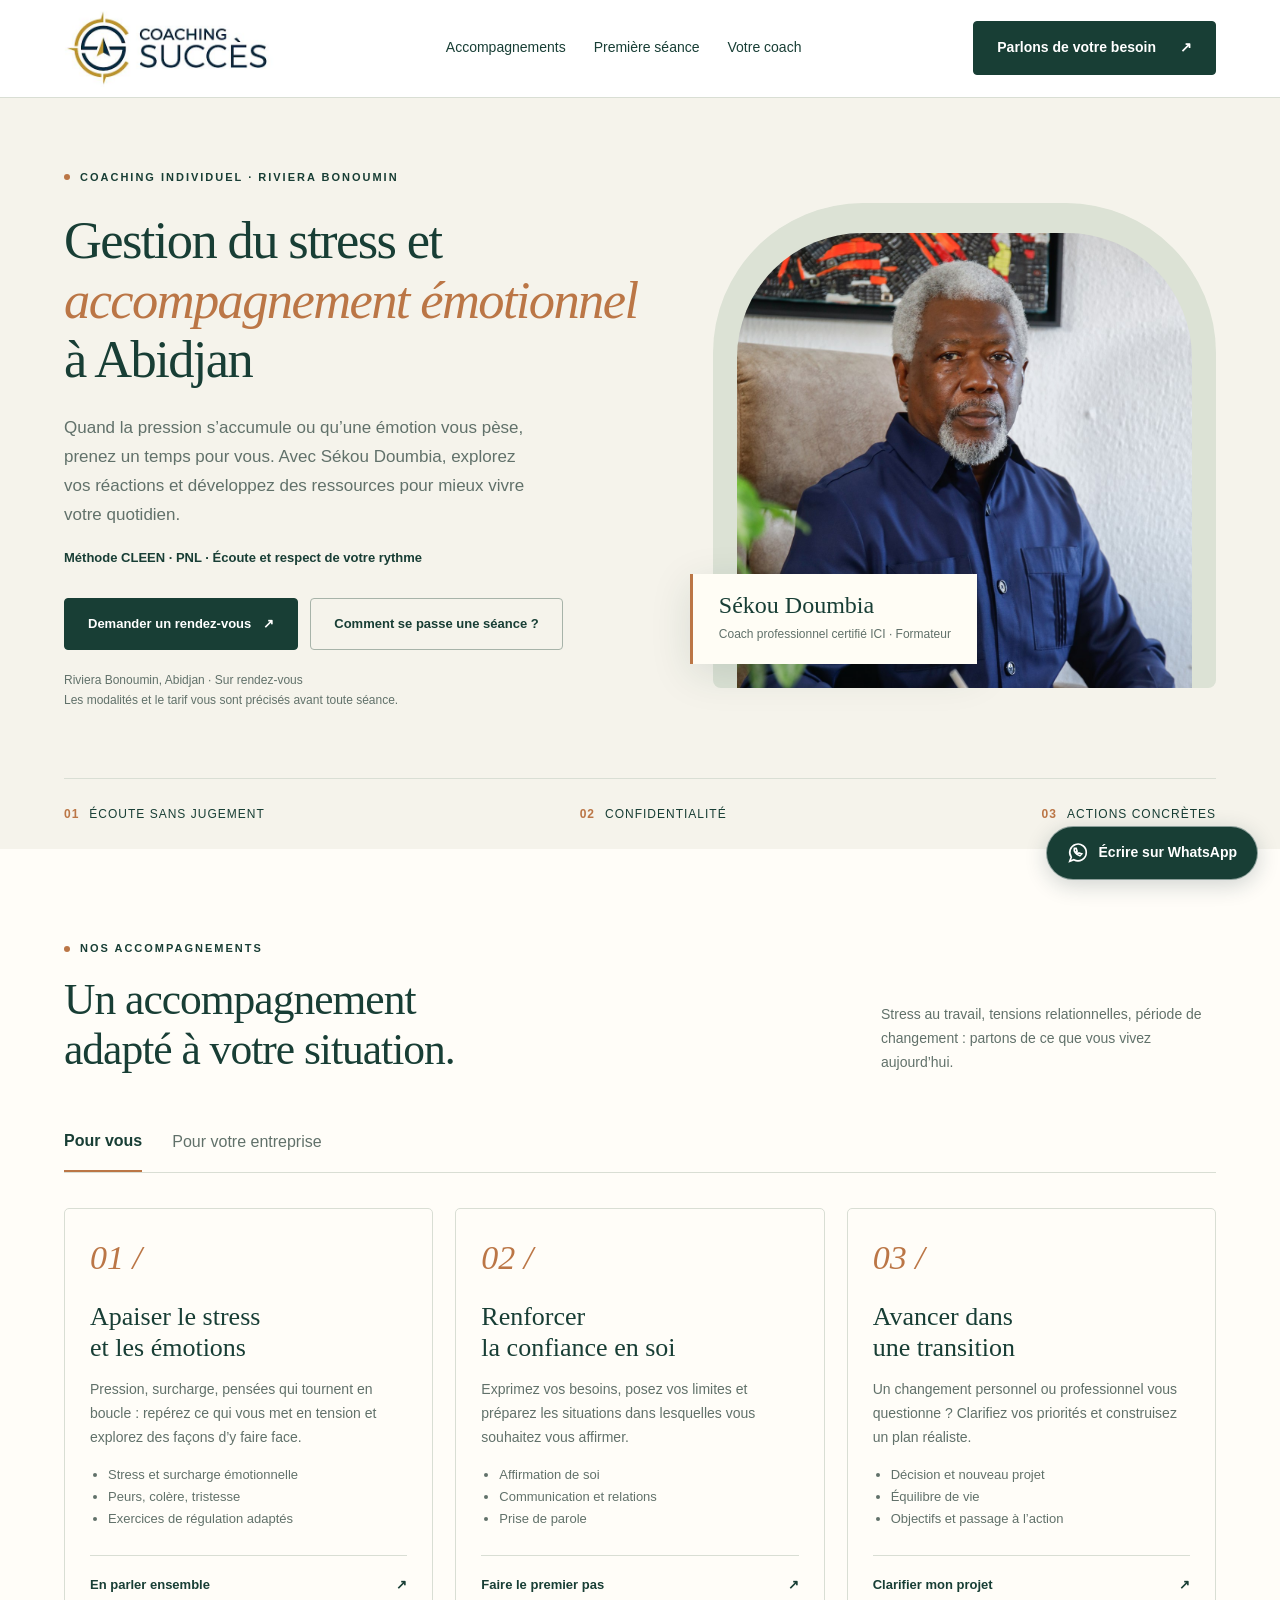
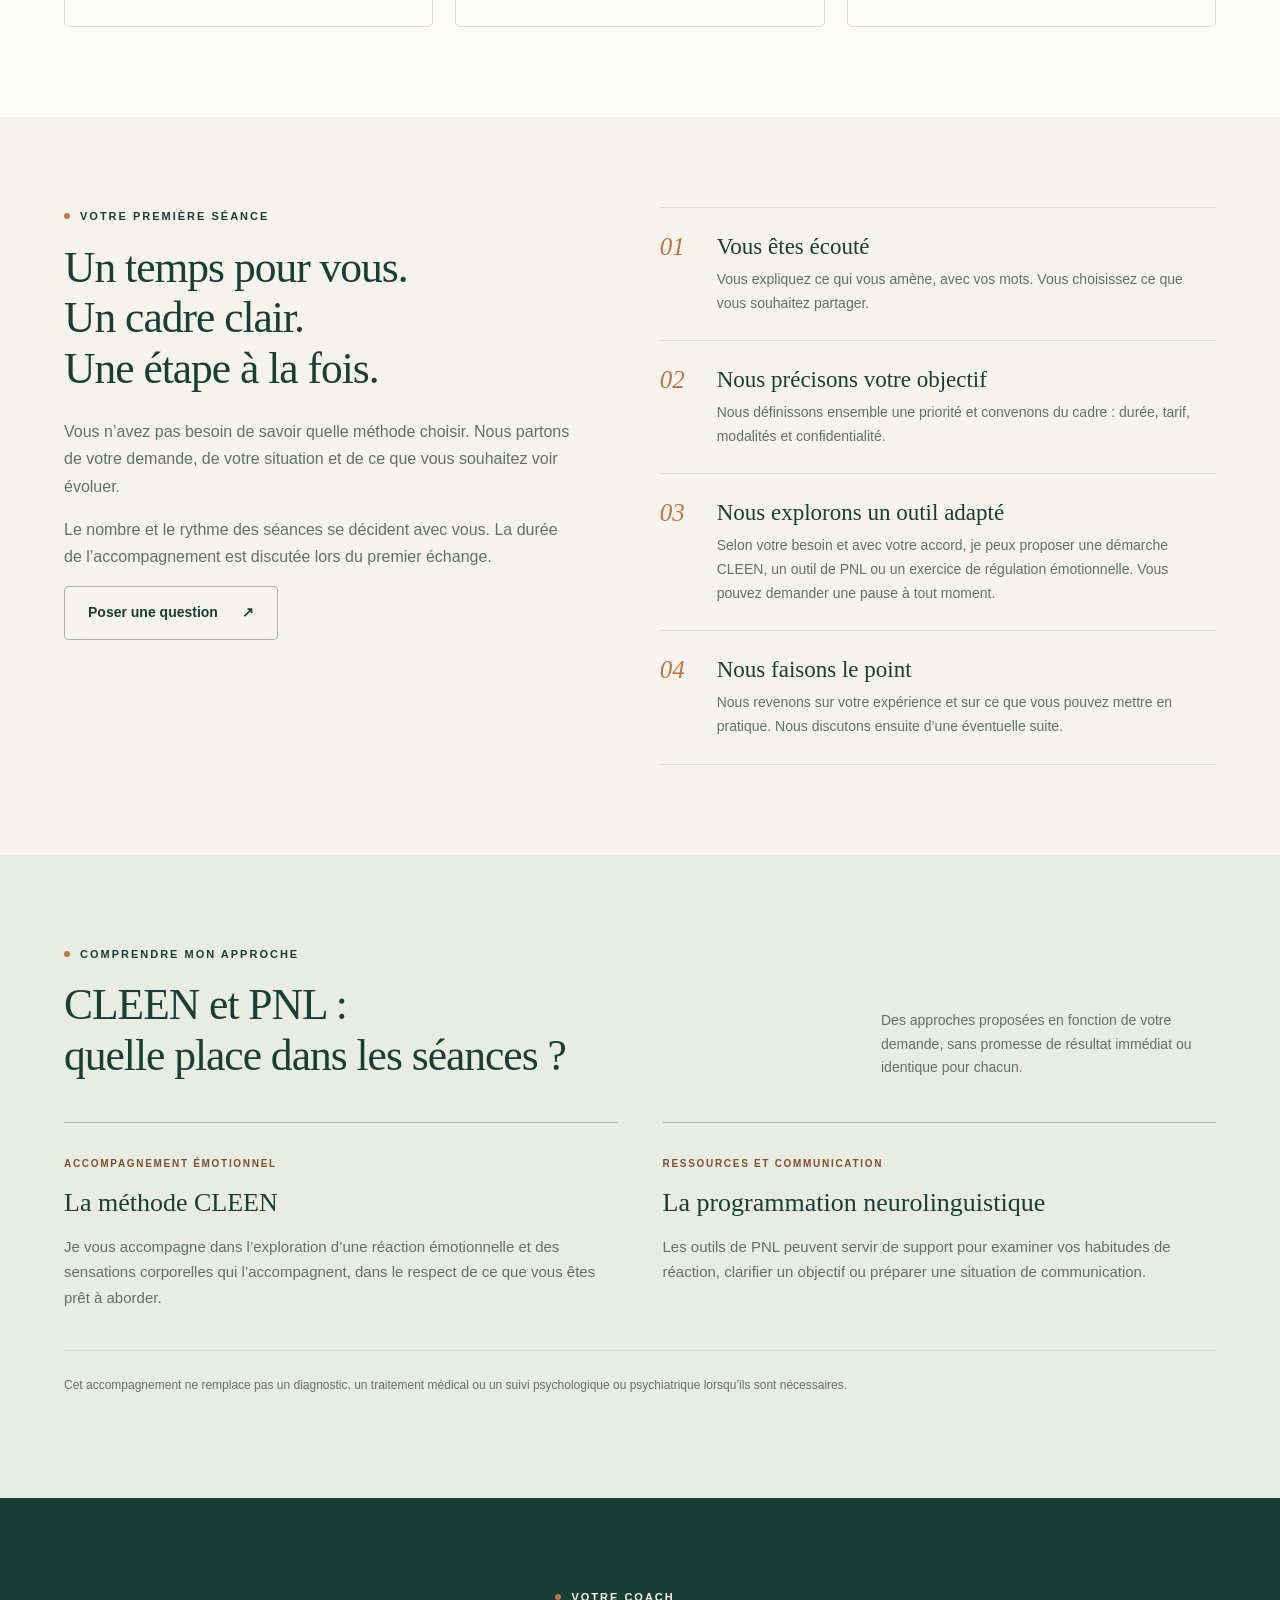
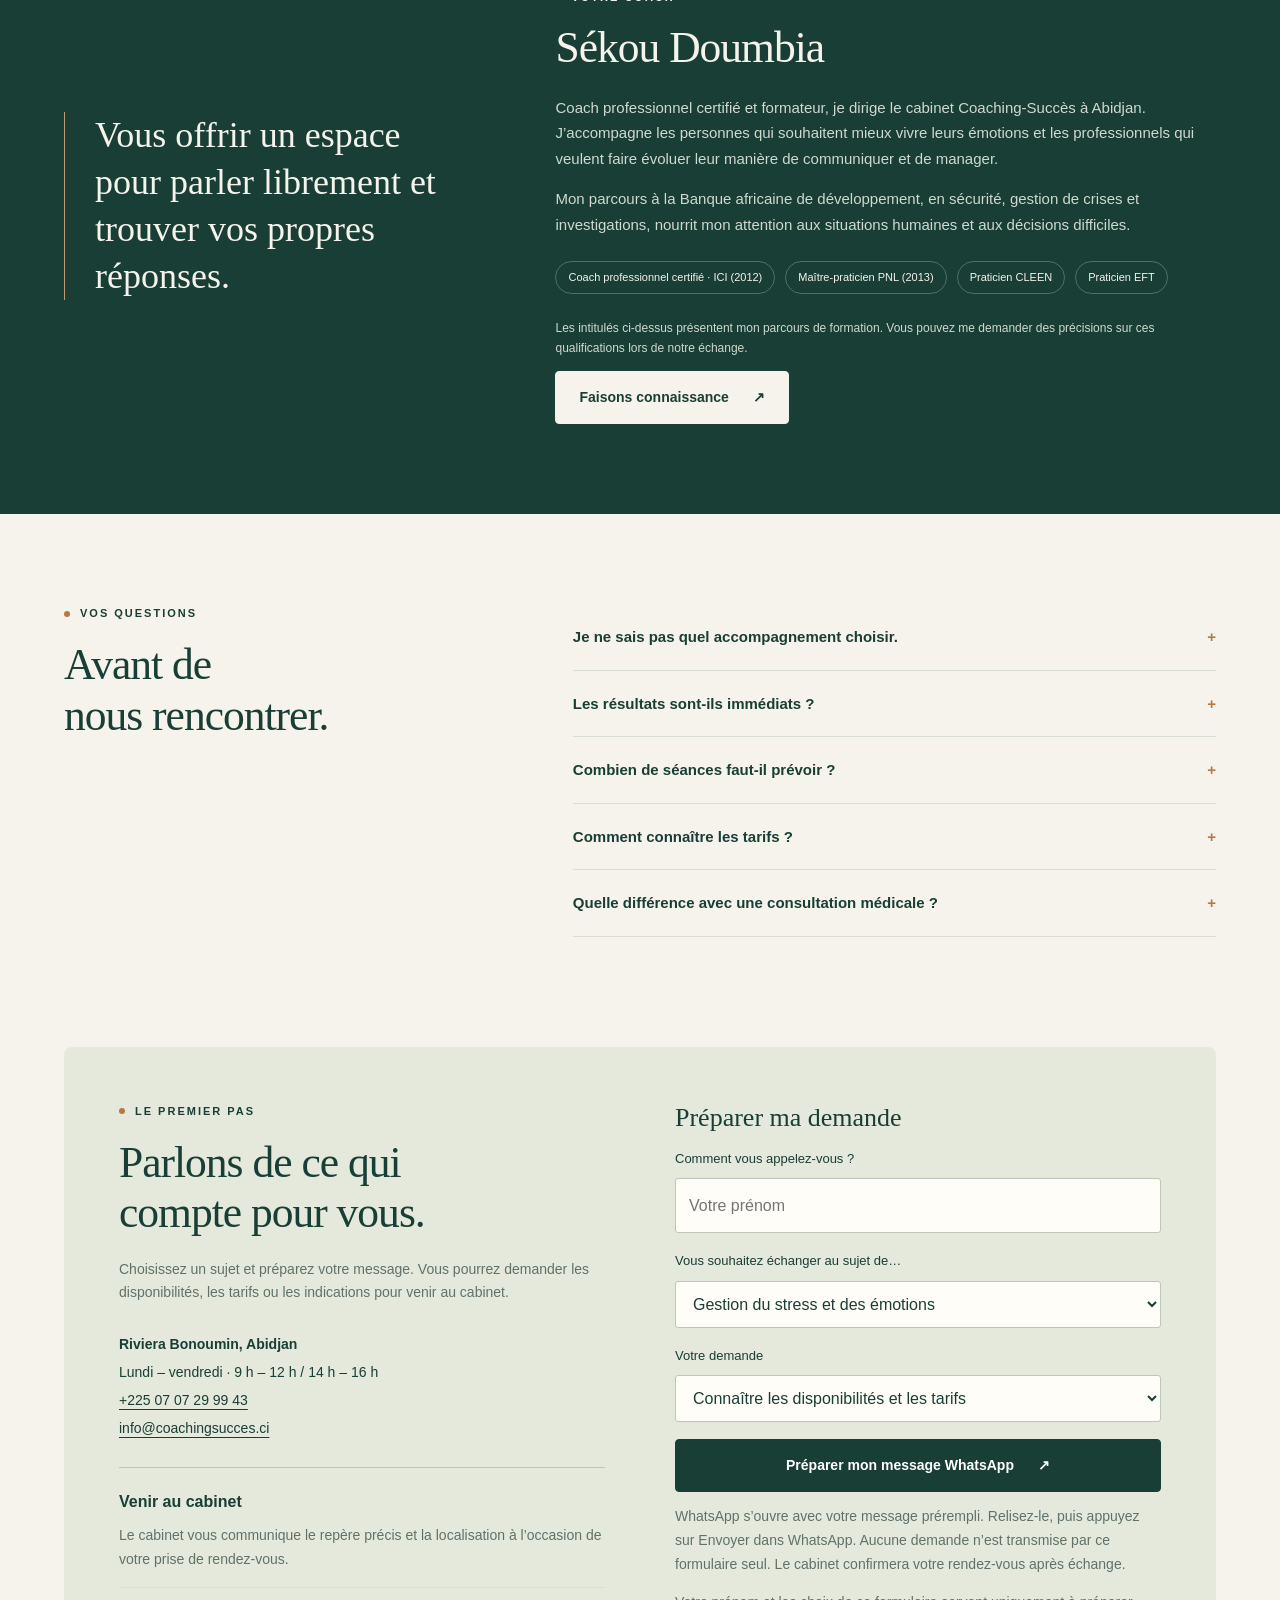
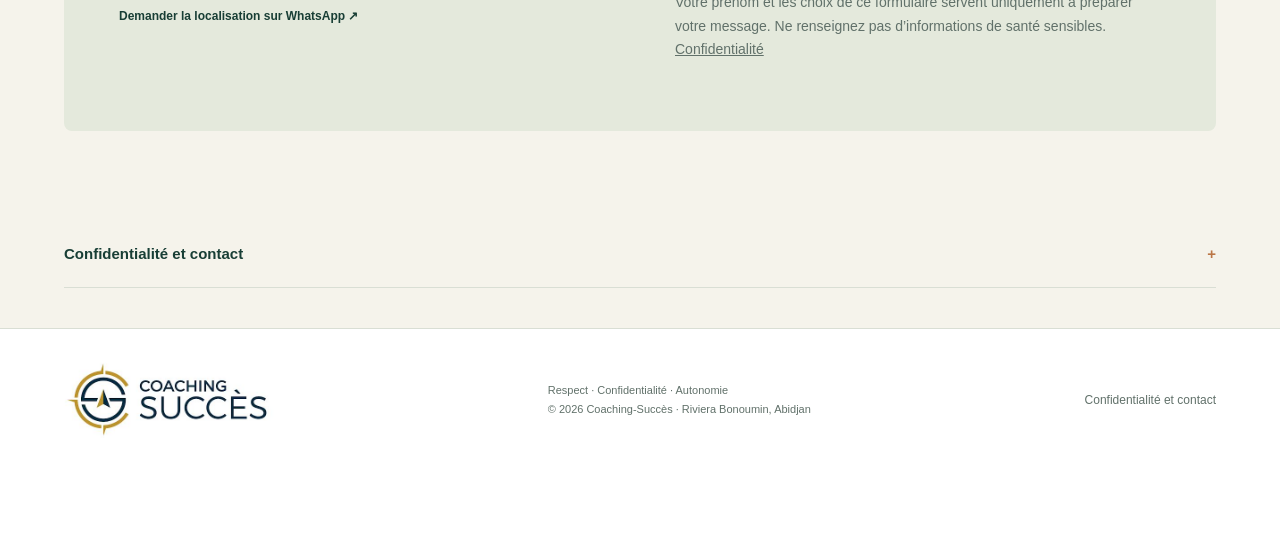
<file: index.html>
<!doctype html>
<html lang="fr"><head><meta charset="utf-8"><meta name="viewport" content="width=device-width,initial-scale=1"><title>Gestion du stress à Abidjan | Coaching-Succès · CLEEN &amp; PNL</title><meta name="description" content="Gestion du stress et accompagnement émotionnel avec Sékou Doumbia, coach professionnel certifié. Méthode CLEEN et PNL à Riviera Bonoumin, Abidjan. Sur rendez-vous."><meta property="og:title" content="Coaching-Succès — Gestion du stress à Abidjan"><meta property="og:description" content="Un espace pour mieux comprendre vos émotions et avancer à votre rythme. Avec Sékou Doumbia, à Riviera Bonoumin, Abidjan."><link rel="canonical" href="https://coachingsucces.ci/"><meta property="og:url" content="https://coachingsucces.ci/"><meta property="og:type" content="website"><meta property="og:locale" content="fr_CI"><meta property="og:image" content="https://coachingsucces.ci/assets/sekou-doumbia-profil.jpg"><meta property="og:image:alt" content="Sékou Doumbia, coach et formateur"><meta name="theme-color" content="#173f36"><style>
:root{--ink:#183e35;--paper:#f5f3eb;--gold:#bb7646;--muted:#61716a;--line:#d9ded4}*{box-sizing:border-box}html{scroll-behavior:smooth;scroll-padding-top:100px}body{margin:0;background:var(--paper);color:var(--ink);font:16px/1.7 Arial,sans-serif}a{color:inherit;text-decoration:none}button,input,select{font:inherit}button,a,input,select{outline-offset:5px}header{position:sticky;top:0;z-index:20;background:#f5f3ebf5;border-bottom:1px solid var(--line);backdrop-filter:blur(12px)}.nav{max-width:1280px;margin:auto;padding:19px 5%;display:flex;align-items:center;justify-content:space-between;gap:25px}.brand{font-family:Georgia,serif;font-size:25px;font-weight:bold;letter-spacing:-1px}.brand span{color:var(--gold)}nav{display:flex;gap:28px;font-size:14px}.btn{display:inline-flex;align-items:center;justify-content:center;gap:24px;padding:14px 23px;background:var(--ink);color:white;border:1px solid var(--ink);border-radius:4px;font-weight:600;font-size:14px;cursor:pointer;transition:.2s}.btn:hover{background:#28574a;transform:translateY(-2px)}.btn.light{background:var(--paper);color:var(--ink);border-color:var(--paper)}.btn.outline{background:transparent;color:var(--ink);border-color:#a7b3a9}.wrap{max-width:1160px;margin:auto}.hero{padding:70px 5% 0;overflow:hidden}.hero-grid{display:grid;grid-template-columns:1.1fr 1fr;gap:65px;align-items:center}.eyebrow{text-transform:uppercase;letter-spacing:2px;font-size:11px;font-weight:bold;display:flex;gap:10px;align-items:center}.eyebrow:before{content:'';height:6px;width:6px;border-radius:50%;background:var(--gold)}h1,h2,h3,p{margin-top:0}h1{font:normal clamp(42px,5.2vw,70px)/1.09 Georgia,serif;letter-spacing:-2.3px;margin:25px 0}h1 em{font-weight:normal;color:var(--gold)}.intro{color:var(--muted);font-size:17px;max-width:480px}.actions{display:flex;gap:12px;flex-wrap:wrap;margin:29px 0 20px}.small{font-size:12px;color:var(--muted)}.portrait{position:relative;padding:30px 24px 0;background:#dce2d5;border-radius:150px 150px 8px 8px;min-height:480px;display:flex;align-items:end}.portrait img{width:100%;height:455px;object-fit:cover;object-position:center 25%;border-radius:125px 125px 0 0;filter:none}.caption{position:absolute;bottom:24px;left:-23px;padding:18px 26px;background:#fffdf5;box-shadow:0 10px 40px #193e3520;border-left:3px solid var(--gold)}.caption strong{display:block;font:24px Georgia,serif}.caption span{font-size:12px;color:var(--muted)}.hero-foot{display:flex;justify-content:space-between;margin-top:55px;padding:25px 0;border-top:1px solid var(--line);font-size:12px;letter-spacing:1px}.hero-foot span{display:flex;align-items:center;gap:10px}.hero-foot b{color:var(--gold)}section{padding:90px 5%}.section-head{display:flex;justify-content:space-between;align-items:end;gap:30px;margin-bottom:42px}h2{font:normal clamp(33px,3.4vw,46px)/1.16 Georgia,serif;letter-spacing:-1px;margin:16px 0 0}.section-head p{max-width:335px;color:var(--muted);font-size:14px;margin:0}.services{background:#fffdf8}.tabs{display:flex;border-bottom:1px solid var(--line);gap:30px;margin-bottom:35px}.tab{border:0;background:none;padding:10px 0 16px;color:var(--muted);cursor:pointer}.tab[aria-selected=true]{color:var(--ink);border-bottom:2px solid var(--gold);font-weight:bold}.cards{display:grid;grid-template-columns:repeat(3,1fr);gap:22px}.card{border:1px solid var(--line);padding:30px 25px;border-radius:5px;display:flex;flex-direction:column}.number{font:italic 34px Georgia;color:var(--gold);margin-bottom:24px}h3{font:normal 26px/1.2 Georgia,serif;margin-bottom:15px}.card p{font-size:14px;color:var(--muted)}.card ul{font-size:13px;padding-left:18px;color:var(--muted);margin:0 0 25px}.textlink{font-size:13px;font-weight:bold;margin-top:auto;border-top:1px solid var(--line);padding-top:18px;display:flex;justify-content:space-between}.method{display:grid;grid-template-columns:1fr 1.1fr;gap:90px}.method p{color:var(--muted)}.steps{border-top:1px solid var(--line)}.step{display:grid;grid-template-columns:45px 1fr;gap:12px;padding:25px 0;border-bottom:1px solid var(--line)}.step b{font:italic 25px Georgia;color:var(--gold)}.step h3{font-size:23px;margin:0 0 7px}.step p{font-size:14px;margin:0}.coach{background:var(--ink);color:var(--paper)}.coach-grid{display:grid;grid-template-columns:.8fr 1.3fr;gap:85px;align-items:center}.quote{font:normal 36px/1.3 Georgia,serif;border-left:1px solid #bd9a70;padding-left:30px}.coach p{color:#d0d9ce;font-size:15px}.credentials{display:flex;gap:10px;flex-wrap:wrap;margin:24px 0}.credentials span{border:1px solid #ffffff40;padding:6px 12px;border-radius:30px;font-size:11px}.faq{display:grid;grid-template-columns:.8fr 1.2fr;gap:80px}details{border-bottom:1px solid var(--line);padding:20px 0}summary{cursor:pointer;list-style:none;font-weight:bold;font-size:15px;display:flex;justify-content:space-between;gap:20px}summary:after{content:'+';color:var(--gold)}details[open] summary:after{content:'−'}details p{margin:15px 0 0;color:var(--muted);font-size:14px}.contact{padding-top:20px}.contact-box{background:#e4e9dc;border-radius:8px;padding:55px;display:grid;grid-template-columns:1fr 1fr;gap:70px}.contact-box p{color:var(--muted);font-size:14px}.contact-meta{margin-top:25px;font-size:14px;line-height:2}.contact-meta a{text-decoration:underline;text-underline-offset:4px}label{display:block;font-size:13px;margin:0 0 8px}input,select{width:100%;padding:13px;border:1px solid #bdc7b5;background:#fffdf8;border-radius:3px;color:var(--ink);margin-bottom:17px}.contact-box .btn{width:100%}footer{padding:30px 5%;border-top:1px solid var(--line)}.footer{display:flex;justify-content:space-between;gap:25px;align-items:center}.footer p{font-size:11px;color:var(--muted);margin:0}.menu{display:none;background:none;border:1px solid var(--line);padding:7px 12px;color:var(--ink)}[hidden]{display:none!important}.skip{position:absolute;left:-10000px}.skip:focus{left:20px;background:white;padding:10px;z-index:40}@media(max-width:850px){.nav{padding:15px 5%}.brand{font-size:22px}nav{display:none}nav.open{display:flex;position:absolute;top:70px;left:0;right:0;background:var(--paper);padding:22px;flex-direction:column}.menu{display:block}.nav>.btn{display:none}.hero{padding-top:42px}.hero-grid{gap:35px;grid-template-columns:1fr 1fr}h1{font-size:49px}.portrait{min-height:380px;padding:18px 12px 0}.portrait img{height:365px}.caption{left:-12px;padding:12px}.caption strong{font-size:20px}.hero-foot{gap:15px;flex-wrap:wrap}.cards{gap:12px}.card{padding:24px 18px}.method,.coach-grid,.faq{gap:40px}.contact-box{padding:35px;gap:30px}}@media(max-width:600px){.hero-grid,.method,.coach-grid,.faq,.contact-box{grid-template-columns:1fr}.hero-grid{gap:28px}h1{font-size:48px;letter-spacing:-1.8px}.portrait{margin:0 13px;min-height:370px;max-width:390px}.portrait img{height:365px}.hero-foot{margin-top:35px;font-size:10px;gap:12px}.hero-foot span:last-child{display:none}section{padding:60px 5%}.section-head{display:block}.section-head p{margin-top:20px}.cards{grid-template-columns:1fr}.card{padding:26px}.number{margin-bottom:15px}.quote{font-size:31px}.contact-box{padding:30px 23px;gap:30px}.footer{align-items:start;flex-direction:column}.actions .btn{flex:1;white-space:nowrap}.tabs{gap:24px}.tab{font-size:14px}}

h1{font-size:clamp(36px,4.1vw,56px);line-height:1.13;letter-spacing:-1.6px}.hero-grid{grid-template-columns:1.2fr 1fr;gap:45px}.hero .actions .btn{font-size:13px;gap:12px}.methods-line{font-size:13px;font-weight:600;color:var(--ink);max-width:440px}.tools-section{background:#e9ece2}.tools-grid{display:grid;grid-template-columns:1fr 1fr;gap:45px}.tools-grid article{border-top:1px solid #a8b8a9;padding-top:25px}.tools-grid h3{margin-top:12px}.tools-grid p{font-size:15px;color:var(--muted)}.tool-label{font-size:10px;letter-spacing:1.7px;font-weight:bold;color:#7c502d}.scope-note{font-size:12px;color:var(--muted);padding-top:24px;border-top:1px solid var(--line);margin-top:25px}.credential-note{font-size:12px!important}.access{border-top:1px solid #bdc7b5;margin-top:25px;padding-top:20px}.access p{margin:9px 0 15px}.access .textlink{font-size:12px}.whatsapp-float{position:fixed;bottom:20px;right:22px;display:flex;align-items:center;gap:10px;padding:14px 20px;border-radius:40px;background:#183e35;color:white;z-index:30;box-shadow:0 5px 22px #132f3533;font-size:14px;font-weight:bold;border:1px solid #ffffff80}.whatsapp-float:hover{background:#28574a}.privacy{padding:0 5% 40px}.privacy details p{max-width:850px}.privacy a{ text-decoration:underline}#form-status{font-size:13px;color:var(--ink)}#form-status:empty{display:none}#form-status a{text-decoration:underline}.contact-box .small a{text-decoration:underline}footer{padding-bottom:100px}.anchor-alias{display:block;scroll-margin-top:100px}a:focus-visible,button:focus-visible,summary:focus-visible{outline:3px solid #ad6832;outline-offset:4px}@media(max-width:850px){.hero-grid{gap:25px}h1{font-size:39px}.hero .actions .btn{flex:initial}}@media(max-width:600px){h1{font-size:39px;letter-spacing:-1px}.hero-grid,.tools-grid{grid-template-columns:1fr}.hero .actions{display:grid;gap:10px}.hero .actions .btn{white-space:normal;text-align:center}.tools-grid{gap:24px}.whatsapp-float{bottom:12px;bottom:max(12px,env(safe-area-inset-bottom));left:5%;right:5%;justify-content:center;padding:13px 18px}.contact-box h3{font-size:25px}.portrait{margin-top:10px}.hero-foot span:last-child{display:flex}.hero-foot{font-size:9px;letter-spacing:.5px}}@media(prefers-reduced-motion:reduce){html{scroll-behavior:auto}.btn{transition:none}.btn:hover{transform:none}}
header{background:#fff}footer{background:#fff}.brand-logo{display:block;flex-shrink:0;line-height:0}.brand-logo img{display:block;width:210px;height:auto}.nav{padding-top:7px;padding-bottom:7px}@media(max-width:600px){.brand-logo img{width:175px}.nav{padding-top:5px;padding-bottom:5px}nav.open{top:79px}}
</style>
<style id="animations">
/* ===== Animations : sections et cartes (contenu visible si JavaScript est absent) ===== */
.js-motion [data-reveal]:not(.is-in){opacity:0}
.js-motion [data-reveal].is-in{animation:cs-up .75s cubic-bezier(.16,1,.3,1) var(--d,0ms) backwards}
.js-motion [data-reveal="left"].is-in{animation-name:cs-left}
.js-motion [data-reveal="zoom"].is-in{animation-name:cs-zoom;animation-duration:.9s}
@keyframes cs-up{from{opacity:0;transform:translateY(24px)}}
@keyframes cs-left{from{opacity:0;transform:translateX(-20px)}}
@keyframes cs-zoom{from{opacity:0;transform:scale(.97)}}
@keyframes cs-fade{from{opacity:0}}
@keyframes cs-open{from{opacity:0;transform:translateY(-6px)}}
/* Cartes : léger soulèvement au survol */
.card{transition:transform .3s ease,box-shadow .3s ease,border-color .3s ease}
.card:hover{transform:translateY(-4px);box-shadow:0 14px 30px #183e3514;border-color:#c5cec0}
.card .textlink span{display:inline-block;transition:transform .25s ease}
.card:hover .textlink span{transform:translate(3px,-3px)}
/* Questions : ouverture en douceur */
details[open]>p{animation:cs-open .35s ease}
@media(prefers-reduced-motion:reduce){
.js-motion [data-reveal].is-in{animation-name:cs-fade;animation-duration:.4s}
.card:hover,.card:hover .textlink span{transform:none}
details[open]>p{animation:cs-fade .3s ease}
}
@media print{.js-motion [data-reveal]{opacity:1!important;animation:none!important}}
/* Bouton retour en haut : au-dessus du bouton WhatsApp */
.to-top{position:fixed;right:22px;bottom:86px;z-index:29;width:48px;height:48px;border-radius:50%;border:1px solid var(--line);background:#fffdf8;color:var(--ink);display:grid;place-items:center;padding:0;cursor:pointer;box-shadow:0 5px 22px #132f3526;opacity:0;visibility:hidden;transform:translateY(10px);transition:opacity .25s ease,transform .25s ease,visibility .25s,background .2s,color .2s}
.to-top.visible{opacity:1;visibility:visible;transform:none}
.to-top:hover{background:var(--ink);color:#fff;border-color:var(--ink)}
.to-top svg{width:20px;height:20px}
@media(max-width:600px){.to-top{right:5%;bottom:76px;bottom:calc(max(12px,env(safe-area-inset-bottom)) + 62px)}}
@media(prefers-reduced-motion:reduce){.to-top{transform:none;transition:opacity .2s,visibility .2s}}
@media print{.to-top{display:none}}
</style>
<script>/* Active les animations avant l'affichage ; si site.js ne se charge pas, tout redevient visible */(function(d){if('IntersectionObserver' in window){d.classList.add('js-motion');setTimeout(function(){if(!window.csRevealReady)d.classList.remove('js-motion')},3000)}})(document.documentElement)</script>
</head><body><a class="skip" href="#principal">Aller au contenu</a><header><div class="nav"><a class="brand brand-logo" href="#" aria-label="Coaching-Succès — Accueil"><img src="assets/logo-coaching-succes.svg" width="235" height="93" alt="Coaching Succès"></a><nav id="navigation" aria-label="Navigation principale"><a href="#accompagnements">Accompagnements</a><a href="#approche">Première séance</a><a href="#coach">Votre coach</a></nav><a class="btn" href="#contact">Parlons de votre besoin <span>↗</span></a><button class="menu" aria-label="Ouvrir le menu" aria-expanded="false">Menu ☰</button></div></header><main id="principal"><div class="hero"><div class="wrap"><div class="hero-grid"><div><div class="eyebrow">Coaching individuel · Riviera Bonoumin</div><h1>Gestion du stress et <em>accompagnement émotionnel</em> à Abidjan</h1><p class="intro">Quand la pression s’accumule ou qu’une émotion vous pèse, prenez un temps pour vous. Avec Sékou Doumbia, explorez vos réactions et développez des ressources pour mieux vivre votre quotidien.</p><p class="methods-line">Méthode CLEEN · PNL · Écoute et respect de votre rythme</p><div class="actions"><a class="btn" href="#contact">Demander un rendez-vous <span>↗</span></a><a class="btn outline" href="#approche">Comment se passe une séance ?</a></div><p class="small">Riviera Bonoumin, Abidjan · Sur rendez-vous<br>Les modalités et le tarif vous sont précisés avant toute séance.</p></div><div class="portrait"><img src="assets/sekou-doumbia-profil.jpg" alt="Sékou Doumbia, coach professionnel, assis avec un carnet dans son espace de travail" width="1200" height="1800" fetchpriority="high"><div class="caption"><strong>Sékou Doumbia</strong><span>Coach professionnel certifié ICI · Formateur</span></div></div></div><div class="hero-foot"><span><b>01</b> ÉCOUTE SANS JUGEMENT</span><span><b>02</b> CONFIDENTIALITÉ</span><span><b>03</b> ACTIONS CONCRÈTES</span></div></div></div>
<span id="accompagnement" class="anchor-alias" aria-hidden="true"></span><section id="accompagnements" class="services"><div class="wrap"><div class="section-head"><div><div class="eyebrow">Nos accompagnements</div><h2>Un accompagnement<br>adapté à votre situation.</h2></div><p>Stress au travail, tensions relationnelles, période de changement : partons de ce que vous vivez aujourd’hui.</p></div><div class="tabs" role="tablist" aria-label="Votre profil"><button class="tab" role="tab" id="tab-part" aria-selected="true" aria-controls="particuliers">Pour vous</button><button class="tab" role="tab" id="tab-ent" aria-selected="false" aria-controls="entreprises" tabindex="-1">Pour votre entreprise</button></div><div class="cards" id="particuliers" role="tabpanel" aria-labelledby="tab-part"><article class="card"><div class="number">01 /</div><h3>Apaiser le stress<br>et les émotions</h3><p>Pression, surcharge, pensées qui tournent en boucle : repérez ce qui vous met en tension et explorez des façons d’y faire face.</p><ul><li>Stress et surcharge émotionnelle</li><li>Peurs, colère, tristesse</li><li>Exercices de régulation adaptés</li></ul><a class="textlink" href="#contact" data-need="Gestion du stress et des émotions">En parler ensemble <span>↗</span></a></article><article class="card"><div class="number">02 /</div><h3>Renforcer<br>la confiance en soi</h3><p>Exprimez vos besoins, posez vos limites et préparez les situations dans lesquelles vous souhaitez vous affirmer.</p><ul><li>Affirmation de soi</li><li>Communication et relations</li><li>Prise de parole</li></ul><a class="textlink" href="#contact" data-need="Confiance en soi et communication">Faire le premier pas <span>↗</span></a></article><article class="card"><div class="number">03 /</div><h3>Avancer dans<br>une transition</h3><p>Un changement personnel ou professionnel vous questionne ? Clarifiez vos priorités et construisez un plan réaliste.</p><ul><li>Décision et nouveau projet</li><li>Équilibre de vie</li><li>Objectifs et passage à l’action</li></ul><a class="textlink" href="#contact" data-need="Transition et projet personnel">Clarifier mon projet <span>↗</span></a></article></div><div class="cards" id="entreprises" role="tabpanel" aria-labelledby="tab-ent" hidden><article class="card"><div class="number">01 /</div><h3>Dirigeants<br>et managers</h3><p>Prendre du recul sur sa posture, mieux déléguer et conduire les échanges difficiles.</p><ul><li>Coaching de dirigeants</li><li>Prise de poste et leadership</li><li>Parcours Manager Coach</li></ul><a class="textlink" href="#contact" data-need="Coaching de dirigeants et managers">Échanger sur vos enjeux <span>↗</span></a></article><article class="card"><div class="number">02 /</div><h3>Formations<br>aux compétences humaines</h3><p>Des exercices et des mises en situation en lien avec le quotidien de vos collaborateurs.</p><ul><li>Gestion du stress et des émotions</li><li>Écoute active et communication</li><li>Assertivité et gestion des conflits</li></ul><a class="textlink" href="#contact" data-need="Formation en entreprise">Demander une proposition <span>↗</span></a></article><article class="card"><div class="number">03 /</div><h3>Cohésion<br>et intelligence collective</h3><p>Créer les conditions du dialogue pour mieux coopérer et travailler sur un défi commun.</p><ul><li>Team building</li><li>Ateliers World Café</li><li>Facilitation de groupes</li></ul><a class="textlink" href="#contact" data-need="Cohésion et intelligence collective">Construire votre intervention <span>↗</span></a></article></div></div></section>
<section id="approche"><div class="wrap method"><div><div class="eyebrow">Votre première séance</div><h2>Un temps pour vous.<br>Un cadre clair.<br>Une étape à la fois.</h2><p style="margin-top:25px">Vous n’avez pas besoin de savoir quelle méthode choisir. Nous partons de votre demande, de votre situation et de ce que vous souhaitez voir évoluer.</p><p>Le nombre et le rythme des séances se décident avec vous. La durée de l’accompagnement est discutée lors du premier échange.</p><a class="btn outline" href="#contact">Poser une question <span>↗</span></a></div><div class="steps"><div class="step"><b>01</b><div><h3>Vous êtes écouté</h3><p>Vous expliquez ce qui vous amène, avec vos mots. Vous choisissez ce que vous souhaitez partager.</p></div></div><div class="step"><b>02</b><div><h3>Nous précisons votre objectif</h3><p>Nous définissons ensemble une priorité et convenons du cadre : durée, tarif, modalités et confidentialité.</p></div></div><div class="step"><b>03</b><div><h3>Nous explorons un outil adapté</h3><p>Selon votre besoin et avec votre accord, je peux proposer une démarche CLEEN, un outil de PNL ou un exercice de régulation émotionnelle. Vous pouvez demander une pause à tout moment.</p></div></div><div class="step"><b>04</b><div><h3>Nous faisons le point</h3><p>Nous revenons sur votre expérience et sur ce que vous pouvez mettre en pratique. Nous discutons ensuite d’une éventuelle suite.</p></div></div></div></div></section>
<section class="tools-section"><div class="wrap"><div class="section-head"><div><div class="eyebrow">Comprendre mon approche</div><h2>CLEEN et PNL :<br>quelle place dans les séances ?</h2></div><p>Des approches proposées en fonction de votre demande, sans promesse de résultat immédiat ou identique pour chacun.</p></div><div class="tools-grid"><article><span class="tool-label">ACCOMPAGNEMENT ÉMOTIONNEL</span><h3>La méthode CLEEN</h3><p>Je vous accompagne dans l’exploration d’une réaction émotionnelle et des sensations corporelles qui l’accompagnent, dans le respect de ce que vous êtes prêt à aborder.</p></article><article><span class="tool-label">RESSOURCES ET COMMUNICATION</span><h3>La programmation neurolinguistique</h3><p>Les outils de PNL peuvent servir de support pour examiner vos habitudes de réaction, clarifier un objectif ou préparer une situation de communication.</p></article></div><p class="scope-note">Cet accompagnement ne remplace pas un diagnostic, un traitement médical ou un suivi psychologique ou psychiatrique lorsqu’ils sont nécessaires.</p></div></section>
<section class="coach" id="coach"><div class="wrap coach-grid"><div class="quote">Vous offrir un espace pour parler librement et trouver vos propres réponses.</div><div><div class="eyebrow">Votre coach</div><h2>Sékou Doumbia</h2><p style="margin-top:22px">Coach professionnel certifié et formateur, je dirige le cabinet Coaching-Succès à Abidjan. J’accompagne les personnes qui souhaitent mieux vivre leurs émotions et les professionnels qui veulent faire évoluer leur manière de communiquer et de manager.</p><p>Mon parcours à la Banque africaine de développement, en sécurité, gestion de crises et investigations, nourrit mon attention aux situations humaines et aux décisions difficiles.</p><div class="credentials"><span>Coach professionnel certifié · ICI (2012)</span><span>Maître-praticien PNL (2013)</span><span>Praticien CLEEN</span><span>Praticien EFT</span></div><p class="credential-note">Les intitulés ci-dessus présentent mon parcours de formation. Vous pouvez me demander des précisions sur ces qualifications lors de notre échange.</p><a class="btn light" href="#contact">Faisons connaissance <span>↗</span></a></div></div></section>
<section><div class="wrap faq"><div><div class="eyebrow">Vos questions</div><h2>Avant de<br>nous rencontrer.</h2></div><div><details><summary>Je ne sais pas quel accompagnement choisir.</summary><p>Décrivez simplement ce qui vous amène. Le premier échange permet de préciser votre demande et de vous présenter les possibilités adaptées.</p></details><details><summary>Les résultats sont-ils immédiats ?</summary><p>Les personnes et les situations diffèrent. Aucun résultat immédiat ou définitif n’est garanti. L’accompagnement et sa pertinence sont réévalués avec vous.</p></details><details><summary>Combien de séances faut-il prévoir ?</summary><p>Le rythme et le nombre de séances dépendent de votre objectif et de votre situation. Ils sont discutés avec vous, puis réévalués au fil de l’accompagnement.</p></details><details><summary>Comment connaître les tarifs ?</summary><p>Contactez le cabinet pour connaître les modalités et les tarifs de l’accompagnement souhaité. Pour une entreprise, une proposition est établie après clarification du besoin.</p></details><details><summary>Quelle différence avec une consultation médicale ?</summary><p>Le coaching aide à clarifier un objectif et à développer des ressources personnelles. Il ne remplace ni un diagnostic, ni un traitement médical, ni un suivi psychologique ou psychiatrique lorsqu’ils sont nécessaires.</p></details></div></div></section>
<section class="contact" id="contact"><div class="wrap contact-box"><div><div class="eyebrow">Le premier pas</div><h2>Parlons de ce qui<br>compte pour vous.</h2><p style="margin-top:20px">Choisissez un sujet et préparez votre message. Vous pourrez demander les disponibilités, les tarifs ou les indications pour venir au cabinet.</p><div class="contact-meta"><strong>Riviera Bonoumin, Abidjan</strong><br>Lundi – vendredi · 9 h – 12 h / 14 h – 16 h<br><a href="tel:+2250707299943">+225 07 07 29 99 43</a><br><a href="mailto:info@coachingsucces.ci">info@coachingsucces.ci</a></div><div class="access"><strong>Venir au cabinet</strong><p>Le cabinet vous communique le repère précis et la localisation à l’occasion de votre prise de rendez-vous.</p><a class="textlink" href="https://wa.me/2250707299943?text=Bonjour%20Monsieur%20Doumbia%2C%20pouvez-vous%20me%20transmettre%20la%20localisation%20exacte%20du%20cabinet%20%C3%A0%20Riviera%20Bonoumin%20et%20les%20indications%20d%E2%80%99acc%C3%A8s%20%3F">Demander la localisation sur WhatsApp ↗</a></div></div><form id="contact-form"><h3>Préparer ma demande</h3><label for="name">Comment vous appelez-vous ?</label><input id="name" name="name" autocomplete="given-name" placeholder="Votre prénom" required maxlength="80"><label for="need">Vous souhaitez échanger au sujet de…</label><select id="need" name="need"><option>Gestion du stress et des émotions</option><option>Confiance en soi et communication</option><option>Transition et projet personnel</option><option>Coaching de dirigeants et managers</option><option>Formation en entreprise</option><option>Cohésion et intelligence collective</option><option>Autre demande</option></select><label for="purpose">Votre demande</label><select id="purpose" name="purpose"><option>Connaître les disponibilités et les tarifs</option><option>Demander un rendez-vous</option><option>Obtenir les indications d’accès</option></select><button class="btn" type="submit">Préparer mon message WhatsApp <span>↗</span></button><p class="small" style="margin-top:13px">WhatsApp s’ouvre avec votre message prérempli. Relisez-le, puis appuyez sur Envoyer dans WhatsApp. Aucune demande n’est transmise par ce formulaire seul. Le cabinet confirmera votre rendez-vous après échange.</p><p id="form-status" role="status" aria-live="polite"></p><noscript><p>Pour prendre contact, <a href="https://wa.me/2250707299943">ouvrez WhatsApp</a> ou appelez le <a href="tel:+2250707299943">07 07 29 99 43</a>.</p></noscript><p class="small">Votre prénom et les choix de ce formulaire servent uniquement à préparer votre message. Ne renseignez pas d’informations de santé sensibles. <a href="#confidentialite">Confidentialité</a></p></form></div></section><section id="confidentialite" class="privacy"><div class="wrap"><details><summary>Confidentialité et contact</summary><p>Le responsable du site est Sékou Doumbia, cabinet Coaching-Succès, Riviera Bonoumin, Abidjan. Contact : <a href="mailto:info@coachingsucces.ci">info@coachingsucces.ci</a>.</p><p>Ce formulaire n’enregistre pas vos réponses sur le serveur du site. Lorsque vous poursuivez sur WhatsApp, votre prénom et vos choix sont transmis dans le lien qui ouvre ce service. L’envoi au cabinet nécessite votre action dans WhatsApp. Ce service applique ses propres règles de confidentialité.</p><p>Le cabinet utilise les messages reçus pour répondre aux demandes et organiser les rendez-vous. Évitez de transmettre des données sensibles lors du premier contact. Vous pouvez contacter le cabinet pour toute question sur vos données ou pour demander leur suppression, sous réserve des obligations applicables.</p><p>Ce site n’intègre aucun outil publicitaire, cookie de suivi ou mesure d’audience. L’hébergeur peut conserver des journaux techniques pour assurer le fonctionnement et la sécurité du site.</p></details></div></section></main><footer><div class="wrap footer"><a class="brand brand-logo" href="#" aria-label="Coaching-Succès — Accueil"><img src="assets/logo-coaching-succes.svg" width="235" height="93" alt="Coaching Succès"></a><p>Respect · Confidentialité · Autonomie<br>© 2026 Coaching-Succès · Riviera Bonoumin, Abidjan</p><a class="small" href="#confidentialite">Confidentialité et contact</a></div></footer><a class="whatsapp-float" href="https://wa.me/2250707299943?text=Bonjour%20Monsieur%20Doumbia%2C%20je%20souhaite%20conna%C3%AEtre%20vos%20disponibilit%C3%A9s%20et%20les%20modalit%C3%A9s%20d%E2%80%99accompagnement." aria-label="Contacter Coaching-Succès sur WhatsApp"><svg aria-hidden="true" viewBox="0 0 24 24" width="22" height="22" fill="none" stroke="currentColor" stroke-width="1.8"><path d="M21 11.5a9 9 0 0 1-13.5 7.8L3 21l1.7-4.5A9 9 0 1 1 21 11.5Z"/><path d="M8 7c-1 3 2 7 6 8l2-2-3-1-1 1-2-2 1-1-1-3Z"/></svg>Écrire sur WhatsApp</a><button class="to-top" id="to-top" type="button" aria-label="Revenir en haut de la page" title="Revenir en haut"><svg viewBox="0 0 24 24" aria-hidden="true" fill="none" stroke="currentColor" stroke-width="2" stroke-linecap="round" stroke-linejoin="round"><path d="M12 19V5M5 12l7-7 7 7"/></svg></button><script src="assets/site.js" defer></script></body></html>
</file>
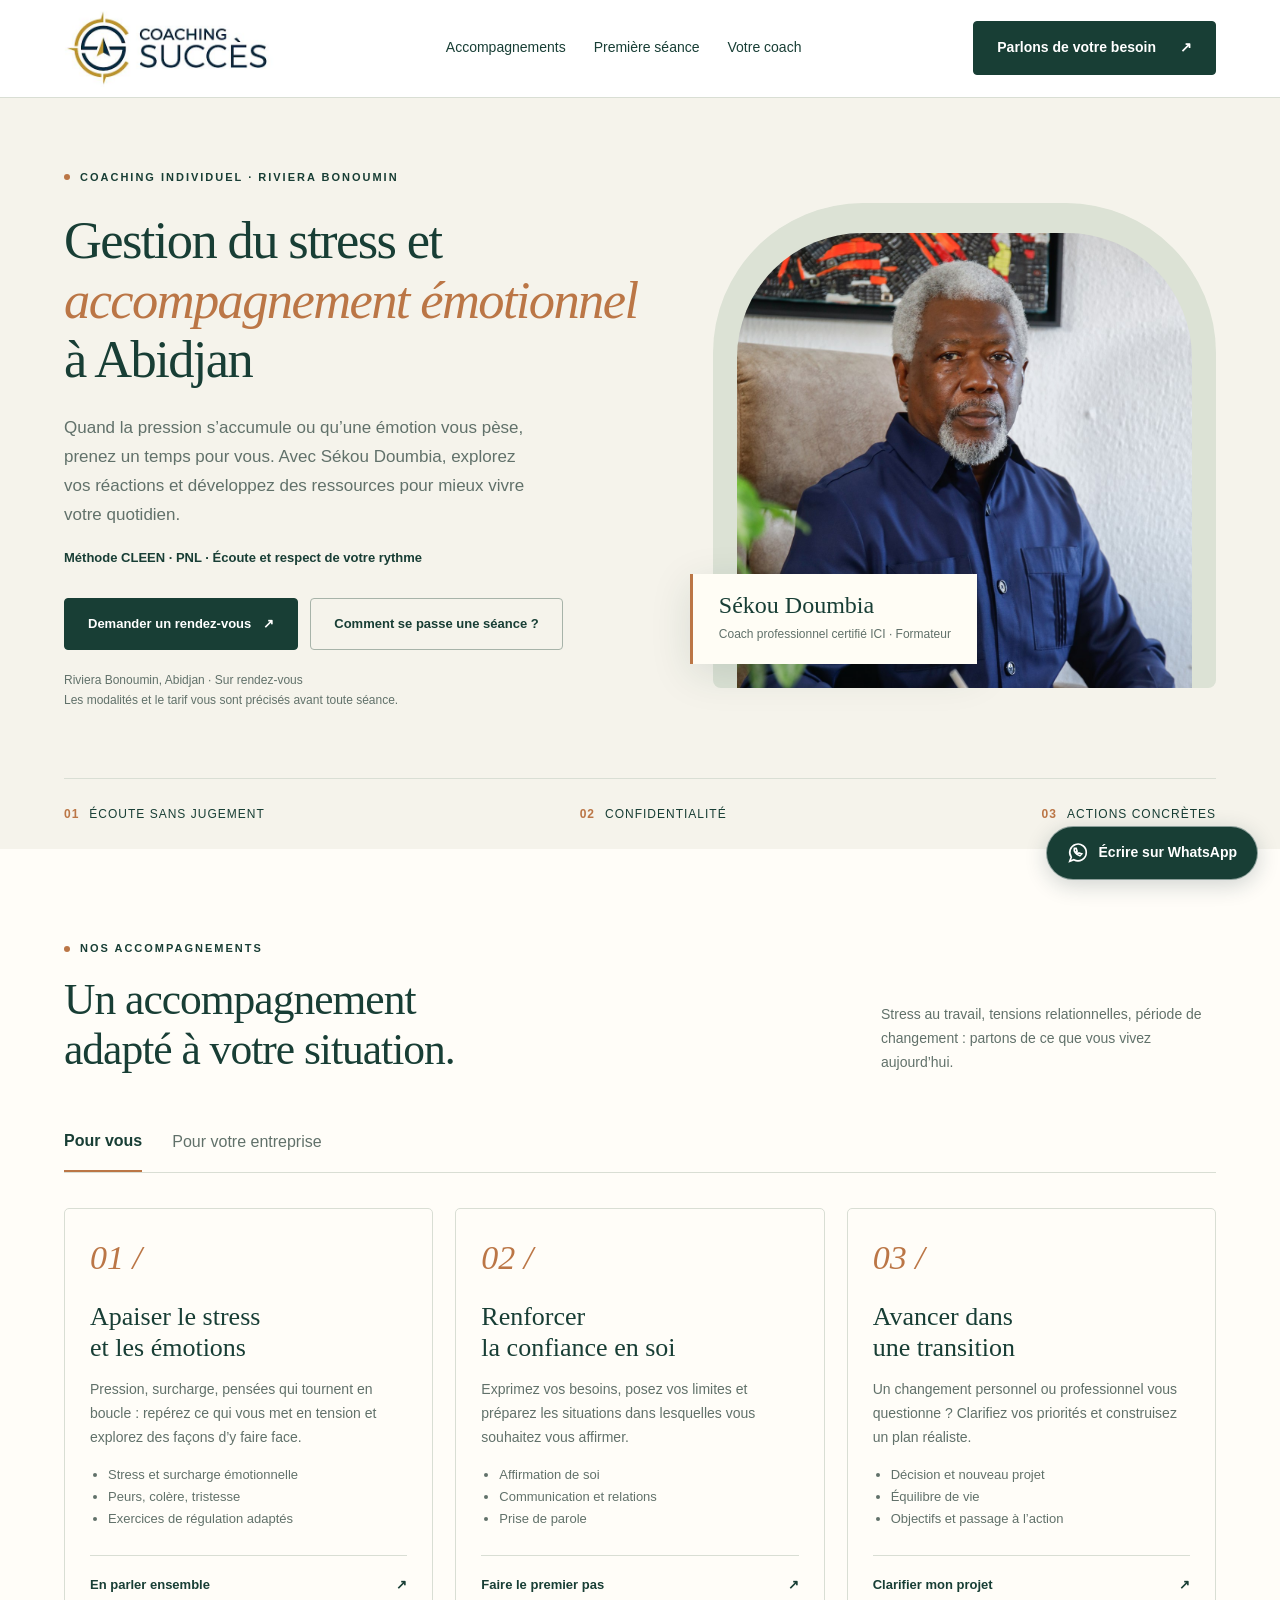
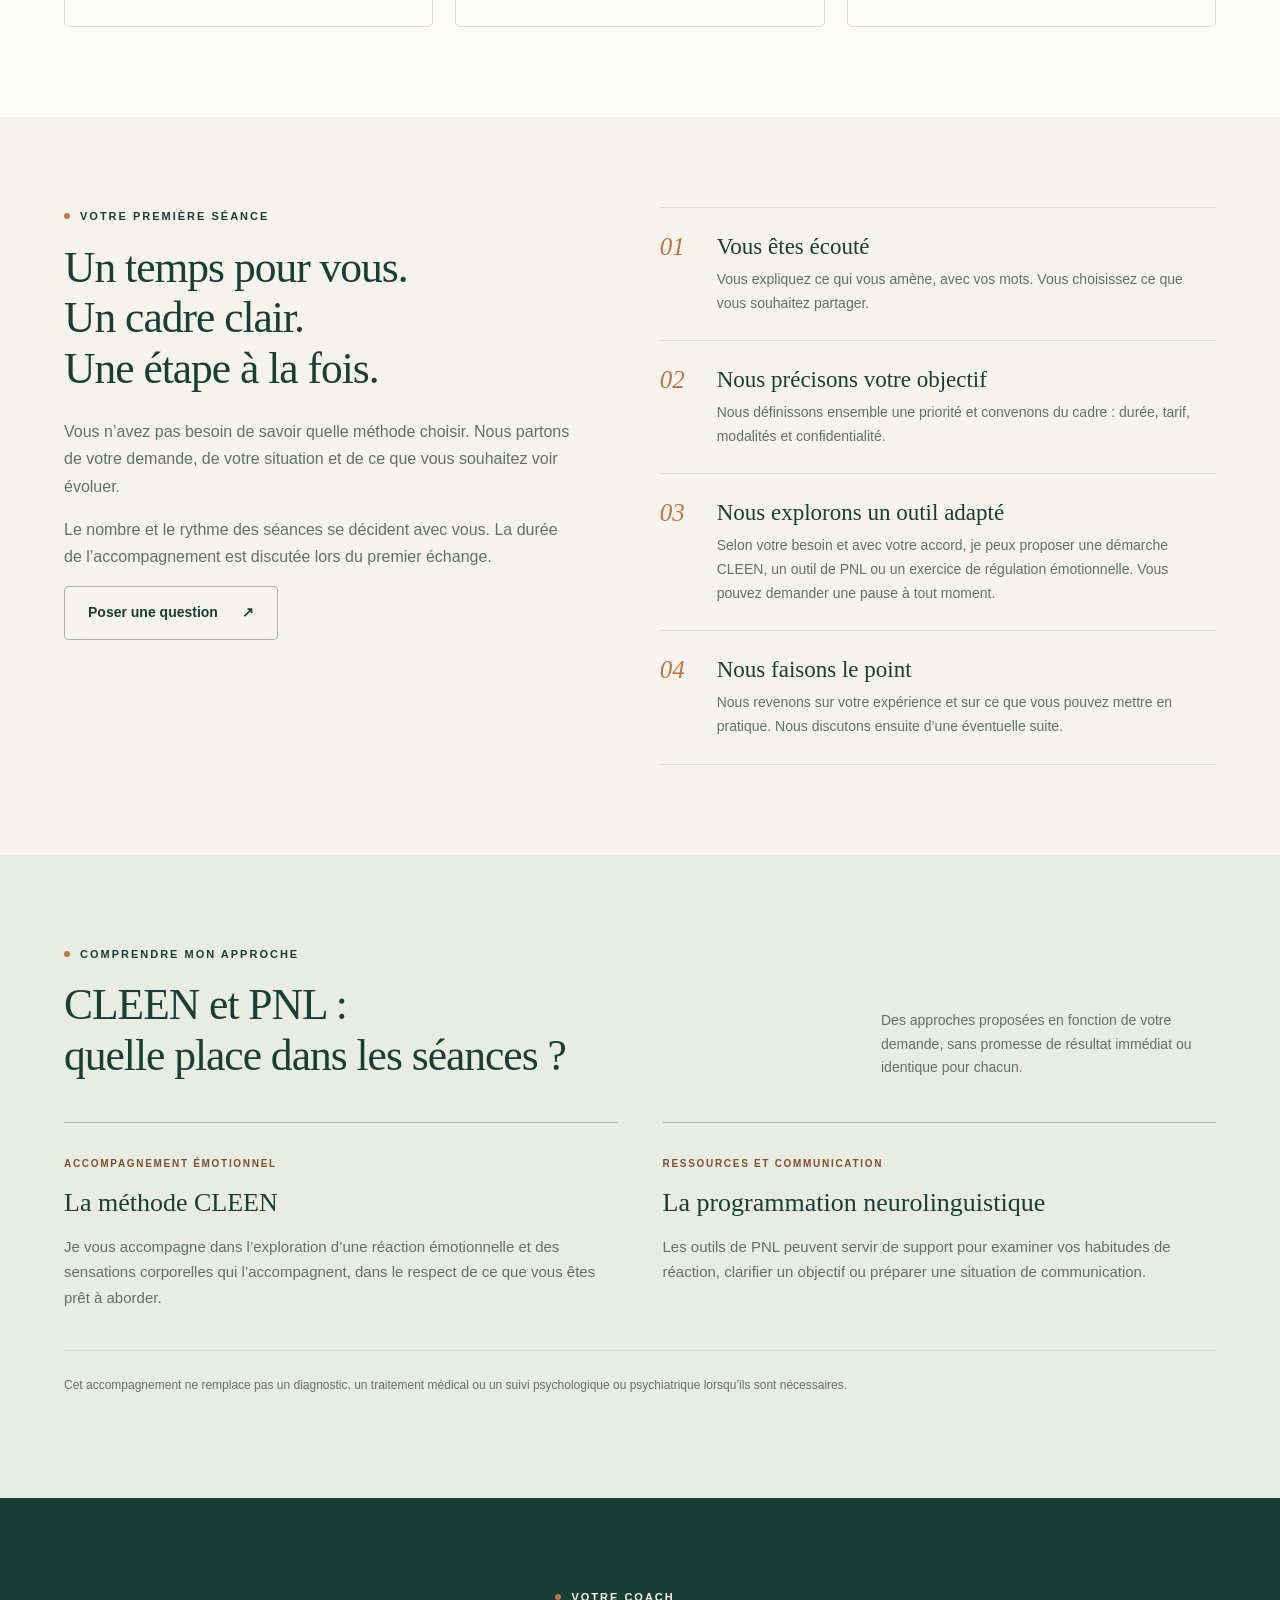
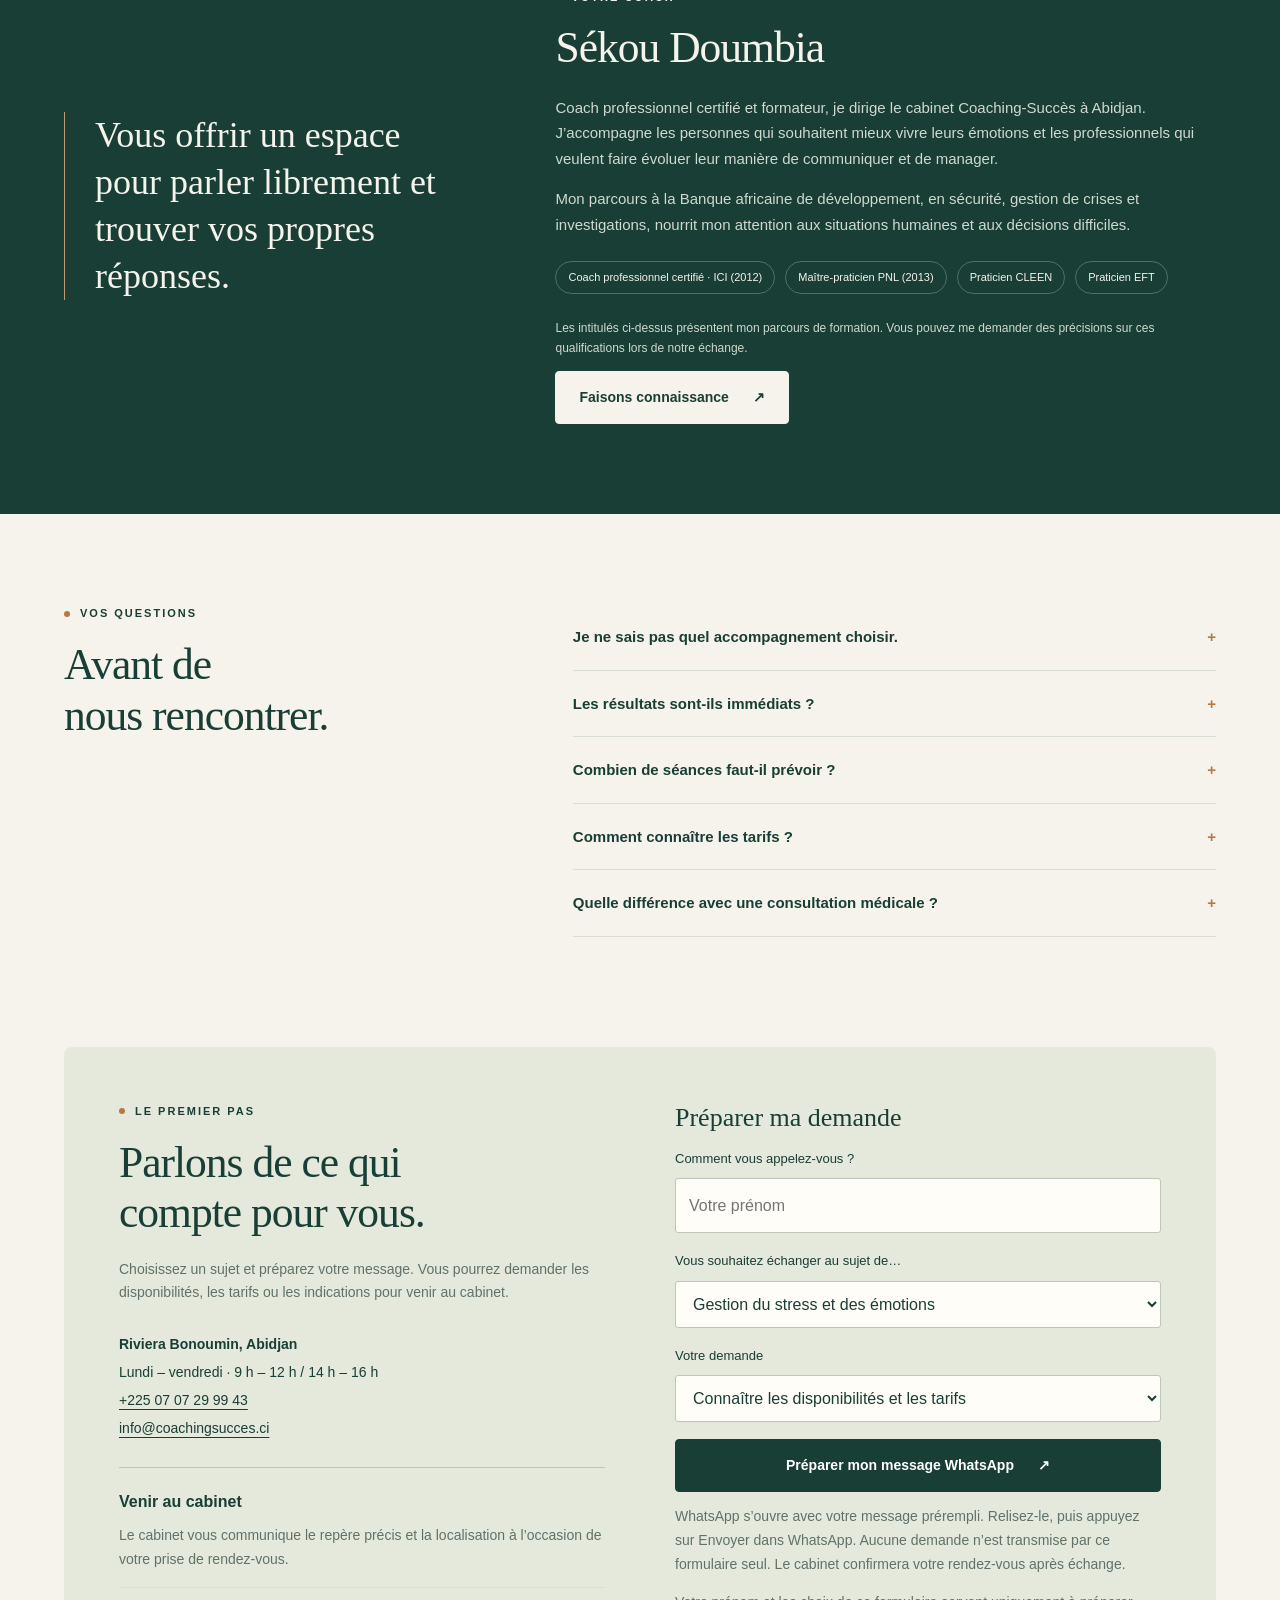
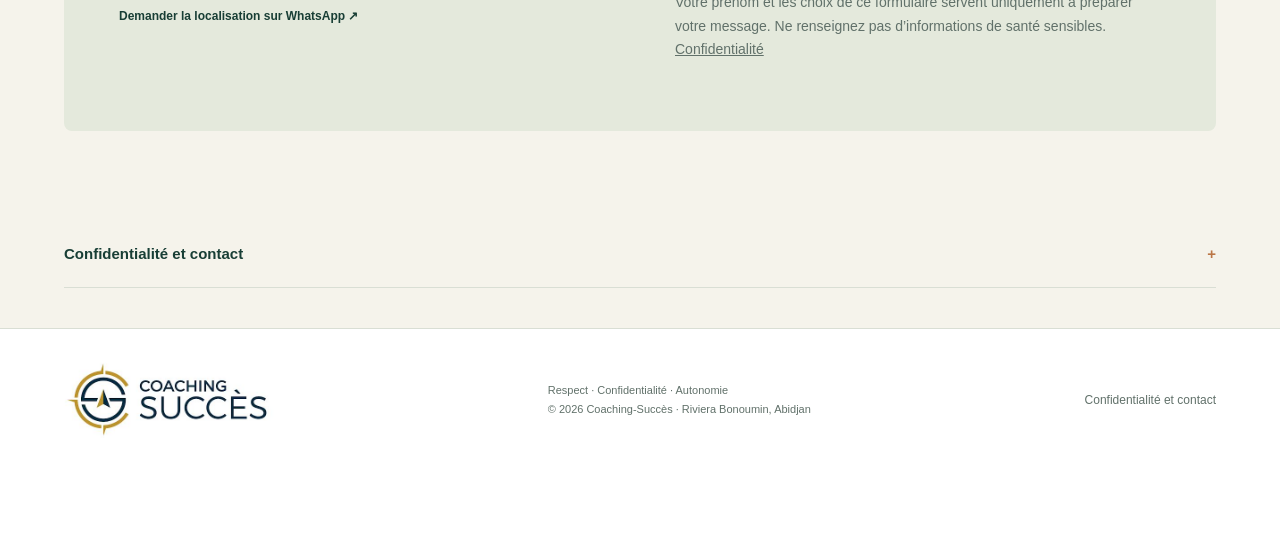
<file: site/index.html>
<!doctype html>
<html lang="fr"><head><meta charset="utf-8"><meta name="viewport" content="width=device-width,initial-scale=1"><title>Gestion du stress à Abidjan | Coaching-Succès · CLEEN &amp; PNL</title><meta name="description" content="Gestion du stress et accompagnement émotionnel avec Sékou Doumbia, coach professionnel certifié. Méthode CLEEN et PNL à Riviera Bonoumin, Abidjan. Sur rendez-vous."><meta property="og:title" content="Coaching-Succès — Gestion du stress à Abidjan"><meta property="og:description" content="Un espace pour mieux comprendre vos émotions et avancer à votre rythme. Avec Sékou Doumbia, à Riviera Bonoumin, Abidjan."><link rel="canonical" href="https://coachingsucces.ci/"><meta property="og:url" content="https://coachingsucces.ci/"><meta property="og:type" content="website"><meta property="og:locale" content="fr_CI"><meta property="og:image" content="https://coachingsucces.ci/assets/sekou-doumbia-profil.jpg"><meta property="og:image:alt" content="Sékou Doumbia, coach et formateur"><meta name="theme-color" content="#173f36"><style>
:root{--ink:#183e35;--paper:#f5f3eb;--gold:#bb7646;--muted:#61716a;--line:#d9ded4}*{box-sizing:border-box}html{scroll-behavior:smooth;scroll-padding-top:100px}body{margin:0;background:var(--paper);color:var(--ink);font:16px/1.7 Arial,sans-serif}a{color:inherit;text-decoration:none}button,input,select{font:inherit}button,a,input,select{outline-offset:5px}header{position:sticky;top:0;z-index:20;background:#f5f3ebf5;border-bottom:1px solid var(--line);backdrop-filter:blur(12px)}.nav{max-width:1280px;margin:auto;padding:19px 5%;display:flex;align-items:center;justify-content:space-between;gap:25px}.brand{font-family:Georgia,serif;font-size:25px;font-weight:bold;letter-spacing:-1px}.brand span{color:var(--gold)}nav{display:flex;gap:28px;font-size:14px}.btn{display:inline-flex;align-items:center;justify-content:center;gap:24px;padding:14px 23px;background:var(--ink);color:white;border:1px solid var(--ink);border-radius:4px;font-weight:600;font-size:14px;cursor:pointer;transition:.2s}.btn:hover{background:#28574a;transform:translateY(-2px)}.btn.light{background:var(--paper);color:var(--ink);border-color:var(--paper)}.btn.outline{background:transparent;color:var(--ink);border-color:#a7b3a9}.wrap{max-width:1160px;margin:auto}.hero{padding:70px 5% 0;overflow:hidden}.hero-grid{display:grid;grid-template-columns:1.1fr 1fr;gap:65px;align-items:center}.eyebrow{text-transform:uppercase;letter-spacing:2px;font-size:11px;font-weight:bold;display:flex;gap:10px;align-items:center}.eyebrow:before{content:'';height:6px;width:6px;border-radius:50%;background:var(--gold)}h1,h2,h3,p{margin-top:0}h1{font:normal clamp(42px,5.2vw,70px)/1.09 Georgia,serif;letter-spacing:-2.3px;margin:25px 0}h1 em{font-weight:normal;color:var(--gold)}.intro{color:var(--muted);font-size:17px;max-width:480px}.actions{display:flex;gap:12px;flex-wrap:wrap;margin:29px 0 20px}.small{font-size:12px;color:var(--muted)}.portrait{position:relative;padding:30px 24px 0;background:#dce2d5;border-radius:150px 150px 8px 8px;min-height:480px;display:flex;align-items:end}.portrait img{width:100%;height:455px;object-fit:cover;object-position:center 25%;border-radius:125px 125px 0 0;filter:none}.caption{position:absolute;bottom:24px;left:-23px;padding:18px 26px;background:#fffdf5;box-shadow:0 10px 40px #193e3520;border-left:3px solid var(--gold)}.caption strong{display:block;font:24px Georgia,serif}.caption span{font-size:12px;color:var(--muted)}.hero-foot{display:flex;justify-content:space-between;margin-top:55px;padding:25px 0;border-top:1px solid var(--line);font-size:12px;letter-spacing:1px}.hero-foot span{display:flex;align-items:center;gap:10px}.hero-foot b{color:var(--gold)}section{padding:90px 5%}.section-head{display:flex;justify-content:space-between;align-items:end;gap:30px;margin-bottom:42px}h2{font:normal clamp(33px,3.4vw,46px)/1.16 Georgia,serif;letter-spacing:-1px;margin:16px 0 0}.section-head p{max-width:335px;color:var(--muted);font-size:14px;margin:0}.services{background:#fffdf8}.tabs{display:flex;border-bottom:1px solid var(--line);gap:30px;margin-bottom:35px}.tab{border:0;background:none;padding:10px 0 16px;color:var(--muted);cursor:pointer}.tab[aria-selected=true]{color:var(--ink);border-bottom:2px solid var(--gold);font-weight:bold}.cards{display:grid;grid-template-columns:repeat(3,1fr);gap:22px}.card{border:1px solid var(--line);padding:30px 25px;border-radius:5px;display:flex;flex-direction:column}.number{font:italic 34px Georgia;color:var(--gold);margin-bottom:24px}h3{font:normal 26px/1.2 Georgia,serif;margin-bottom:15px}.card p{font-size:14px;color:var(--muted)}.card ul{font-size:13px;padding-left:18px;color:var(--muted);margin:0 0 25px}.textlink{font-size:13px;font-weight:bold;margin-top:auto;border-top:1px solid var(--line);padding-top:18px;display:flex;justify-content:space-between}.method{display:grid;grid-template-columns:1fr 1.1fr;gap:90px}.method p{color:var(--muted)}.steps{border-top:1px solid var(--line)}.step{display:grid;grid-template-columns:45px 1fr;gap:12px;padding:25px 0;border-bottom:1px solid var(--line)}.step b{font:italic 25px Georgia;color:var(--gold)}.step h3{font-size:23px;margin:0 0 7px}.step p{font-size:14px;margin:0}.coach{background:var(--ink);color:var(--paper)}.coach-grid{display:grid;grid-template-columns:.8fr 1.3fr;gap:85px;align-items:center}.quote{font:normal 36px/1.3 Georgia,serif;border-left:1px solid #bd9a70;padding-left:30px}.coach p{color:#d0d9ce;font-size:15px}.credentials{display:flex;gap:10px;flex-wrap:wrap;margin:24px 0}.credentials span{border:1px solid #ffffff40;padding:6px 12px;border-radius:30px;font-size:11px}.faq{display:grid;grid-template-columns:.8fr 1.2fr;gap:80px}details{border-bottom:1px solid var(--line);padding:20px 0}summary{cursor:pointer;list-style:none;font-weight:bold;font-size:15px;display:flex;justify-content:space-between;gap:20px}summary:after{content:'+';color:var(--gold)}details[open] summary:after{content:'−'}details p{margin:15px 0 0;color:var(--muted);font-size:14px}.contact{padding-top:20px}.contact-box{background:#e4e9dc;border-radius:8px;padding:55px;display:grid;grid-template-columns:1fr 1fr;gap:70px}.contact-box p{color:var(--muted);font-size:14px}.contact-meta{margin-top:25px;font-size:14px;line-height:2}.contact-meta a{text-decoration:underline;text-underline-offset:4px}label{display:block;font-size:13px;margin:0 0 8px}input,select{width:100%;padding:13px;border:1px solid #bdc7b5;background:#fffdf8;border-radius:3px;color:var(--ink);margin-bottom:17px}.contact-box .btn{width:100%}footer{padding:30px 5%;border-top:1px solid var(--line)}.footer{display:flex;justify-content:space-between;gap:25px;align-items:center}.footer p{font-size:11px;color:var(--muted);margin:0}.menu{display:none;background:none;border:1px solid var(--line);padding:7px 12px;color:var(--ink)}[hidden]{display:none!important}.skip{position:absolute;left:-10000px}.skip:focus{left:20px;background:white;padding:10px;z-index:40}@media(max-width:850px){.nav{padding:15px 5%}.brand{font-size:22px}nav{display:none}nav.open{display:flex;position:absolute;top:70px;left:0;right:0;background:var(--paper);padding:22px;flex-direction:column}.menu{display:block}.nav>.btn{display:none}.hero{padding-top:42px}.hero-grid{gap:35px;grid-template-columns:1fr 1fr}h1{font-size:49px}.portrait{min-height:380px;padding:18px 12px 0}.portrait img{height:365px}.caption{left:-12px;padding:12px}.caption strong{font-size:20px}.hero-foot{gap:15px;flex-wrap:wrap}.cards{gap:12px}.card{padding:24px 18px}.method,.coach-grid,.faq{gap:40px}.contact-box{padding:35px;gap:30px}}@media(max-width:600px){.hero-grid,.method,.coach-grid,.faq,.contact-box{grid-template-columns:1fr}.hero-grid{gap:28px}h1{font-size:48px;letter-spacing:-1.8px}.portrait{margin:0 13px;min-height:370px;max-width:390px}.portrait img{height:365px}.hero-foot{margin-top:35px;font-size:10px;gap:12px}.hero-foot span:last-child{display:none}section{padding:60px 5%}.section-head{display:block}.section-head p{margin-top:20px}.cards{grid-template-columns:1fr}.card{padding:26px}.number{margin-bottom:15px}.quote{font-size:31px}.contact-box{padding:30px 23px;gap:30px}.footer{align-items:start;flex-direction:column}.actions .btn{flex:1;white-space:nowrap}.tabs{gap:24px}.tab{font-size:14px}}

h1{font-size:clamp(36px,4.1vw,56px);line-height:1.13;letter-spacing:-1.6px}.hero-grid{grid-template-columns:1.2fr 1fr;gap:45px}.hero .actions .btn{font-size:13px;gap:12px}.methods-line{font-size:13px;font-weight:600;color:var(--ink);max-width:440px}.tools-section{background:#e9ece2}.tools-grid{display:grid;grid-template-columns:1fr 1fr;gap:45px}.tools-grid article{border-top:1px solid #a8b8a9;padding-top:25px}.tools-grid h3{margin-top:12px}.tools-grid p{font-size:15px;color:var(--muted)}.tool-label{font-size:10px;letter-spacing:1.7px;font-weight:bold;color:#7c502d}.scope-note{font-size:12px;color:var(--muted);padding-top:24px;border-top:1px solid var(--line);margin-top:25px}.credential-note{font-size:12px!important}.access{border-top:1px solid #bdc7b5;margin-top:25px;padding-top:20px}.access p{margin:9px 0 15px}.access .textlink{font-size:12px}.whatsapp-float{position:fixed;bottom:20px;right:22px;display:flex;align-items:center;gap:10px;padding:14px 20px;border-radius:40px;background:#183e35;color:white;z-index:30;box-shadow:0 5px 22px #132f3533;font-size:14px;font-weight:bold;border:1px solid #ffffff80}.whatsapp-float:hover{background:#28574a}.privacy{padding:0 5% 40px}.privacy details p{max-width:850px}.privacy a{ text-decoration:underline}#form-status{font-size:13px;color:var(--ink)}#form-status:empty{display:none}#form-status a{text-decoration:underline}.contact-box .small a{text-decoration:underline}footer{padding-bottom:100px}.anchor-alias{display:block;scroll-margin-top:100px}a:focus-visible,button:focus-visible,summary:focus-visible{outline:3px solid #ad6832;outline-offset:4px}@media(max-width:850px){.hero-grid{gap:25px}h1{font-size:39px}.hero .actions .btn{flex:initial}}@media(max-width:600px){h1{font-size:39px;letter-spacing:-1px}.hero-grid,.tools-grid{grid-template-columns:1fr}.hero .actions{display:grid;gap:10px}.hero .actions .btn{white-space:normal;text-align:center}.tools-grid{gap:24px}.whatsapp-float{bottom:12px;bottom:max(12px,env(safe-area-inset-bottom));left:5%;right:5%;justify-content:center;padding:13px 18px}.contact-box h3{font-size:25px}.portrait{margin-top:10px}.hero-foot span:last-child{display:flex}.hero-foot{font-size:9px;letter-spacing:.5px}}@media(prefers-reduced-motion:reduce){html{scroll-behavior:auto}.btn{transition:none}.btn:hover{transform:none}}
header{background:#fff}footer{background:#fff}.brand-logo{display:block;flex-shrink:0;line-height:0}.brand-logo img{display:block;width:210px;height:auto}.nav{padding-top:7px;padding-bottom:7px}@media(max-width:600px){.brand-logo img{width:175px}.nav{padding-top:5px;padding-bottom:5px}nav.open{top:79px}}
</style>
<style id="animations">
/* ===== Animations : sections et cartes (contenu visible si JavaScript est absent) ===== */
.js-motion [data-reveal]:not(.is-in){opacity:0}
.js-motion [data-reveal].is-in{animation:cs-up .75s cubic-bezier(.16,1,.3,1) var(--d,0ms) backwards}
.js-motion [data-reveal="left"].is-in{animation-name:cs-left}
.js-motion [data-reveal="zoom"].is-in{animation-name:cs-zoom;animation-duration:.9s}
@keyframes cs-up{from{opacity:0;transform:translateY(24px)}}
@keyframes cs-left{from{opacity:0;transform:translateX(-20px)}}
@keyframes cs-zoom{from{opacity:0;transform:scale(.97)}}
@keyframes cs-fade{from{opacity:0}}
@keyframes cs-open{from{opacity:0;transform:translateY(-6px)}}
/* Cartes : léger soulèvement au survol */
.card{transition:transform .3s ease,box-shadow .3s ease,border-color .3s ease}
.card:hover{transform:translateY(-4px);box-shadow:0 14px 30px #183e3514;border-color:#c5cec0}
.card .textlink span{display:inline-block;transition:transform .25s ease}
.card:hover .textlink span{transform:translate(3px,-3px)}
/* Questions : ouverture en douceur */
details[open]>p{animation:cs-open .35s ease}
@media(prefers-reduced-motion:reduce){
.js-motion [data-reveal].is-in{animation-name:cs-fade;animation-duration:.4s}
.card:hover,.card:hover .textlink span{transform:none}
details[open]>p{animation:cs-fade .3s ease}
}
@media print{.js-motion [data-reveal]{opacity:1!important;animation:none!important}}
</style>
<script>/* Active les animations avant l'affichage ; si site.js ne se charge pas, tout redevient visible */(function(d){if('IntersectionObserver' in window){d.classList.add('js-motion');setTimeout(function(){if(!window.csRevealReady)d.classList.remove('js-motion')},3000)}})(document.documentElement)</script>
</head><body><a class="skip" href="#principal">Aller au contenu</a><header><div class="nav"><a class="brand brand-logo" href="#" aria-label="Coaching-Succès — Accueil"><img src="assets/logo-coaching-succes.svg" width="235" height="93" alt="Coaching Succès"></a><nav id="navigation" aria-label="Navigation principale"><a href="#accompagnements">Accompagnements</a><a href="#approche">Première séance</a><a href="#coach">Votre coach</a></nav><a class="btn" href="#contact">Parlons de votre besoin <span>↗</span></a><button class="menu" aria-label="Ouvrir le menu" aria-expanded="false">Menu ☰</button></div></header><main id="principal"><div class="hero"><div class="wrap"><div class="hero-grid"><div><div class="eyebrow">Coaching individuel · Riviera Bonoumin</div><h1>Gestion du stress et <em>accompagnement émotionnel</em> à Abidjan</h1><p class="intro">Quand la pression s’accumule ou qu’une émotion vous pèse, prenez un temps pour vous. Avec Sékou Doumbia, explorez vos réactions et développez des ressources pour mieux vivre votre quotidien.</p><p class="methods-line">Méthode CLEEN · PNL · Écoute et respect de votre rythme</p><div class="actions"><a class="btn" href="#contact">Demander un rendez-vous <span>↗</span></a><a class="btn outline" href="#approche">Comment se passe une séance ?</a></div><p class="small">Riviera Bonoumin, Abidjan · Sur rendez-vous<br>Les modalités et le tarif vous sont précisés avant toute séance.</p></div><div class="portrait"><img src="assets/sekou-doumbia-profil.jpg" alt="Sékou Doumbia, coach professionnel, assis avec un carnet dans son espace de travail" width="1200" height="1800" fetchpriority="high"><div class="caption"><strong>Sékou Doumbia</strong><span>Coach professionnel certifié ICI · Formateur</span></div></div></div><div class="hero-foot"><span><b>01</b> ÉCOUTE SANS JUGEMENT</span><span><b>02</b> CONFIDENTIALITÉ</span><span><b>03</b> ACTIONS CONCRÈTES</span></div></div></div>
<span id="accompagnement" class="anchor-alias" aria-hidden="true"></span><section id="accompagnements" class="services"><div class="wrap"><div class="section-head"><div><div class="eyebrow">Nos accompagnements</div><h2>Un accompagnement<br>adapté à votre situation.</h2></div><p>Stress au travail, tensions relationnelles, période de changement : partons de ce que vous vivez aujourd’hui.</p></div><div class="tabs" role="tablist" aria-label="Votre profil"><button class="tab" role="tab" id="tab-part" aria-selected="true" aria-controls="particuliers">Pour vous</button><button class="tab" role="tab" id="tab-ent" aria-selected="false" aria-controls="entreprises" tabindex="-1">Pour votre entreprise</button></div><div class="cards" id="particuliers" role="tabpanel" aria-labelledby="tab-part"><article class="card"><div class="number">01 /</div><h3>Apaiser le stress<br>et les émotions</h3><p>Pression, surcharge, pensées qui tournent en boucle : repérez ce qui vous met en tension et explorez des façons d’y faire face.</p><ul><li>Stress et surcharge émotionnelle</li><li>Peurs, colère, tristesse</li><li>Exercices de régulation adaptés</li></ul><a class="textlink" href="#contact" data-need="Gestion du stress et des émotions">En parler ensemble <span>↗</span></a></article><article class="card"><div class="number">02 /</div><h3>Renforcer<br>la confiance en soi</h3><p>Exprimez vos besoins, posez vos limites et préparez les situations dans lesquelles vous souhaitez vous affirmer.</p><ul><li>Affirmation de soi</li><li>Communication et relations</li><li>Prise de parole</li></ul><a class="textlink" href="#contact" data-need="Confiance en soi et communication">Faire le premier pas <span>↗</span></a></article><article class="card"><div class="number">03 /</div><h3>Avancer dans<br>une transition</h3><p>Un changement personnel ou professionnel vous questionne ? Clarifiez vos priorités et construisez un plan réaliste.</p><ul><li>Décision et nouveau projet</li><li>Équilibre de vie</li><li>Objectifs et passage à l’action</li></ul><a class="textlink" href="#contact" data-need="Transition et projet personnel">Clarifier mon projet <span>↗</span></a></article></div><div class="cards" id="entreprises" role="tabpanel" aria-labelledby="tab-ent" hidden><article class="card"><div class="number">01 /</div><h3>Dirigeants<br>et managers</h3><p>Prendre du recul sur sa posture, mieux déléguer et conduire les échanges difficiles.</p><ul><li>Coaching de dirigeants</li><li>Prise de poste et leadership</li><li>Parcours Manager Coach</li></ul><a class="textlink" href="#contact" data-need="Coaching de dirigeants et managers">Échanger sur vos enjeux <span>↗</span></a></article><article class="card"><div class="number">02 /</div><h3>Formations<br>aux compétences humaines</h3><p>Des exercices et des mises en situation en lien avec le quotidien de vos collaborateurs.</p><ul><li>Gestion du stress et des émotions</li><li>Écoute active et communication</li><li>Assertivité et gestion des conflits</li></ul><a class="textlink" href="#contact" data-need="Formation en entreprise">Demander une proposition <span>↗</span></a></article><article class="card"><div class="number">03 /</div><h3>Cohésion<br>et intelligence collective</h3><p>Créer les conditions du dialogue pour mieux coopérer et travailler sur un défi commun.</p><ul><li>Team building</li><li>Ateliers World Café</li><li>Facilitation de groupes</li></ul><a class="textlink" href="#contact" data-need="Cohésion et intelligence collective">Construire votre intervention <span>↗</span></a></article></div></div></section>
<section id="approche"><div class="wrap method"><div><div class="eyebrow">Votre première séance</div><h2>Un temps pour vous.<br>Un cadre clair.<br>Une étape à la fois.</h2><p style="margin-top:25px">Vous n’avez pas besoin de savoir quelle méthode choisir. Nous partons de votre demande, de votre situation et de ce que vous souhaitez voir évoluer.</p><p>Le nombre et le rythme des séances se décident avec vous. La durée de l’accompagnement est discutée lors du premier échange.</p><a class="btn outline" href="#contact">Poser une question <span>↗</span></a></div><div class="steps"><div class="step"><b>01</b><div><h3>Vous êtes écouté</h3><p>Vous expliquez ce qui vous amène, avec vos mots. Vous choisissez ce que vous souhaitez partager.</p></div></div><div class="step"><b>02</b><div><h3>Nous précisons votre objectif</h3><p>Nous définissons ensemble une priorité et convenons du cadre : durée, tarif, modalités et confidentialité.</p></div></div><div class="step"><b>03</b><div><h3>Nous explorons un outil adapté</h3><p>Selon votre besoin et avec votre accord, je peux proposer une démarche CLEEN, un outil de PNL ou un exercice de régulation émotionnelle. Vous pouvez demander une pause à tout moment.</p></div></div><div class="step"><b>04</b><div><h3>Nous faisons le point</h3><p>Nous revenons sur votre expérience et sur ce que vous pouvez mettre en pratique. Nous discutons ensuite d’une éventuelle suite.</p></div></div></div></div></section>
<section class="tools-section"><div class="wrap"><div class="section-head"><div><div class="eyebrow">Comprendre mon approche</div><h2>CLEEN et PNL :<br>quelle place dans les séances ?</h2></div><p>Des approches proposées en fonction de votre demande, sans promesse de résultat immédiat ou identique pour chacun.</p></div><div class="tools-grid"><article><span class="tool-label">ACCOMPAGNEMENT ÉMOTIONNEL</span><h3>La méthode CLEEN</h3><p>Je vous accompagne dans l’exploration d’une réaction émotionnelle et des sensations corporelles qui l’accompagnent, dans le respect de ce que vous êtes prêt à aborder.</p></article><article><span class="tool-label">RESSOURCES ET COMMUNICATION</span><h3>La programmation neurolinguistique</h3><p>Les outils de PNL peuvent servir de support pour examiner vos habitudes de réaction, clarifier un objectif ou préparer une situation de communication.</p></article></div><p class="scope-note">Cet accompagnement ne remplace pas un diagnostic, un traitement médical ou un suivi psychologique ou psychiatrique lorsqu’ils sont nécessaires.</p></div></section>
<section class="coach" id="coach"><div class="wrap coach-grid"><div class="quote">Vous offrir un espace pour parler librement et trouver vos propres réponses.</div><div><div class="eyebrow">Votre coach</div><h2>Sékou Doumbia</h2><p style="margin-top:22px">Coach professionnel certifié et formateur, je dirige le cabinet Coaching-Succès à Abidjan. J’accompagne les personnes qui souhaitent mieux vivre leurs émotions et les professionnels qui veulent faire évoluer leur manière de communiquer et de manager.</p><p>Mon parcours à la Banque africaine de développement, en sécurité, gestion de crises et investigations, nourrit mon attention aux situations humaines et aux décisions difficiles.</p><div class="credentials"><span>Coach professionnel certifié · ICI (2012)</span><span>Maître-praticien PNL (2013)</span><span>Praticien CLEEN</span><span>Praticien EFT</span></div><p class="credential-note">Les intitulés ci-dessus présentent mon parcours de formation. Vous pouvez me demander des précisions sur ces qualifications lors de notre échange.</p><a class="btn light" href="#contact">Faisons connaissance <span>↗</span></a></div></div></section>
<section><div class="wrap faq"><div><div class="eyebrow">Vos questions</div><h2>Avant de<br>nous rencontrer.</h2></div><div><details><summary>Je ne sais pas quel accompagnement choisir.</summary><p>Décrivez simplement ce qui vous amène. Le premier échange permet de préciser votre demande et de vous présenter les possibilités adaptées.</p></details><details><summary>Les résultats sont-ils immédiats ?</summary><p>Les personnes et les situations diffèrent. Aucun résultat immédiat ou définitif n’est garanti. L’accompagnement et sa pertinence sont réévalués avec vous.</p></details><details><summary>Combien de séances faut-il prévoir ?</summary><p>Le rythme et le nombre de séances dépendent de votre objectif et de votre situation. Ils sont discutés avec vous, puis réévalués au fil de l’accompagnement.</p></details><details><summary>Comment connaître les tarifs ?</summary><p>Contactez le cabinet pour connaître les modalités et les tarifs de l’accompagnement souhaité. Pour une entreprise, une proposition est établie après clarification du besoin.</p></details><details><summary>Quelle différence avec une consultation médicale ?</summary><p>Le coaching aide à clarifier un objectif et à développer des ressources personnelles. Il ne remplace ni un diagnostic, ni un traitement médical, ni un suivi psychologique ou psychiatrique lorsqu’ils sont nécessaires.</p></details></div></div></section>
<section class="contact" id="contact"><div class="wrap contact-box"><div><div class="eyebrow">Le premier pas</div><h2>Parlons de ce qui<br>compte pour vous.</h2><p style="margin-top:20px">Choisissez un sujet et préparez votre message. Vous pourrez demander les disponibilités, les tarifs ou les indications pour venir au cabinet.</p><div class="contact-meta"><strong>Riviera Bonoumin, Abidjan</strong><br>Lundi – vendredi · 9 h – 12 h / 14 h – 16 h<br><a href="tel:+2250707299943">+225 07 07 29 99 43</a><br><a href="mailto:info@coachingsucces.ci">info@coachingsucces.ci</a></div><div class="access"><strong>Venir au cabinet</strong><p>Le cabinet vous communique le repère précis et la localisation à l’occasion de votre prise de rendez-vous.</p><a class="textlink" href="https://wa.me/2250707299943?text=Bonjour%20Monsieur%20Doumbia%2C%20pouvez-vous%20me%20transmettre%20la%20localisation%20exacte%20du%20cabinet%20%C3%A0%20Riviera%20Bonoumin%20et%20les%20indications%20d%E2%80%99acc%C3%A8s%20%3F">Demander la localisation sur WhatsApp ↗</a></div></div><form id="contact-form"><h3>Préparer ma demande</h3><label for="name">Comment vous appelez-vous ?</label><input id="name" name="name" autocomplete="given-name" placeholder="Votre prénom" required maxlength="80"><label for="need">Vous souhaitez échanger au sujet de…</label><select id="need" name="need"><option>Gestion du stress et des émotions</option><option>Confiance en soi et communication</option><option>Transition et projet personnel</option><option>Coaching de dirigeants et managers</option><option>Formation en entreprise</option><option>Cohésion et intelligence collective</option><option>Autre demande</option></select><label for="purpose">Votre demande</label><select id="purpose" name="purpose"><option>Connaître les disponibilités et les tarifs</option><option>Demander un rendez-vous</option><option>Obtenir les indications d’accès</option></select><button class="btn" type="submit">Préparer mon message WhatsApp <span>↗</span></button><p class="small" style="margin-top:13px">WhatsApp s’ouvre avec votre message prérempli. Relisez-le, puis appuyez sur Envoyer dans WhatsApp. Aucune demande n’est transmise par ce formulaire seul. Le cabinet confirmera votre rendez-vous après échange.</p><p id="form-status" role="status" aria-live="polite"></p><noscript><p>Pour prendre contact, <a href="https://wa.me/2250707299943">ouvrez WhatsApp</a> ou appelez le <a href="tel:+2250707299943">07 07 29 99 43</a>.</p></noscript><p class="small">Votre prénom et les choix de ce formulaire servent uniquement à préparer votre message. Ne renseignez pas d’informations de santé sensibles. <a href="#confidentialite">Confidentialité</a></p></form></div></section><section id="confidentialite" class="privacy"><div class="wrap"><details><summary>Confidentialité et contact</summary><p>Le responsable du site est Sékou Doumbia, cabinet Coaching-Succès, Riviera Bonoumin, Abidjan. Contact : <a href="mailto:info@coachingsucces.ci">info@coachingsucces.ci</a>.</p><p>Ce formulaire n’enregistre pas vos réponses sur le serveur du site. Lorsque vous poursuivez sur WhatsApp, votre prénom et vos choix sont transmis dans le lien qui ouvre ce service. L’envoi au cabinet nécessite votre action dans WhatsApp. Ce service applique ses propres règles de confidentialité.</p><p>Le cabinet utilise les messages reçus pour répondre aux demandes et organiser les rendez-vous. Évitez de transmettre des données sensibles lors du premier contact. Vous pouvez contacter le cabinet pour toute question sur vos données ou pour demander leur suppression, sous réserve des obligations applicables.</p><p>Ce site n’intègre aucun outil publicitaire, cookie de suivi ou mesure d’audience. L’hébergeur peut conserver des journaux techniques pour assurer le fonctionnement et la sécurité du site.</p></details></div></section></main><footer><div class="wrap footer"><a class="brand brand-logo" href="#" aria-label="Coaching-Succès — Accueil"><img src="assets/logo-coaching-succes.svg" width="235" height="93" alt="Coaching Succès"></a><p>Respect · Confidentialité · Autonomie<br>© 2026 Coaching-Succès · Riviera Bonoumin, Abidjan</p><a class="small" href="#confidentialite">Confidentialité et contact</a></div></footer><a class="whatsapp-float" href="https://wa.me/2250707299943?text=Bonjour%20Monsieur%20Doumbia%2C%20je%20souhaite%20conna%C3%AEtre%20vos%20disponibilit%C3%A9s%20et%20les%20modalit%C3%A9s%20d%E2%80%99accompagnement." aria-label="Contacter Coaching-Succès sur WhatsApp"><svg aria-hidden="true" viewBox="0 0 24 24" width="22" height="22" fill="none" stroke="currentColor" stroke-width="1.8"><path d="M21 11.5a9 9 0 0 1-13.5 7.8L3 21l1.7-4.5A9 9 0 1 1 21 11.5Z"/><path d="M8 7c-1 3 2 7 6 8l2-2-3-1-1 1-2-2 1-1-1-3Z"/></svg>Écrire sur WhatsApp</a><script src="assets/site.js" defer></script></body></html>
</file>
